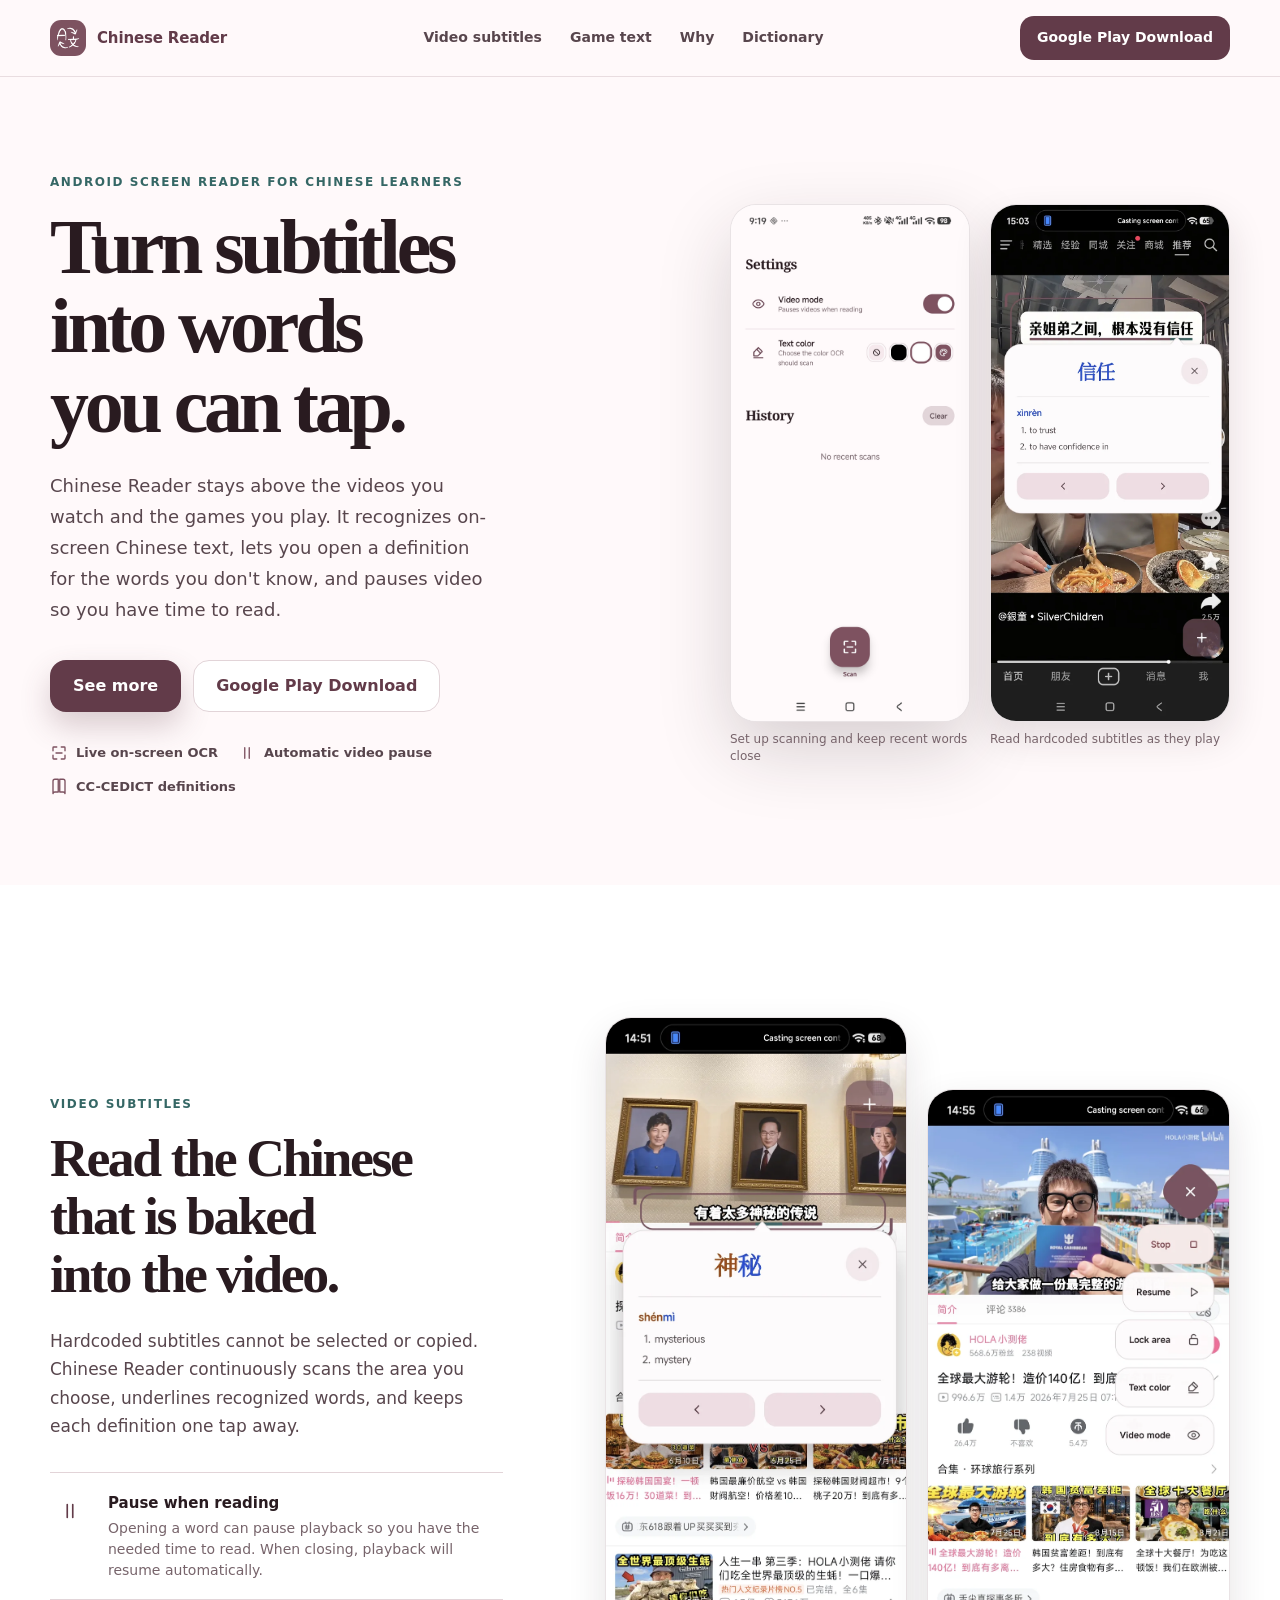
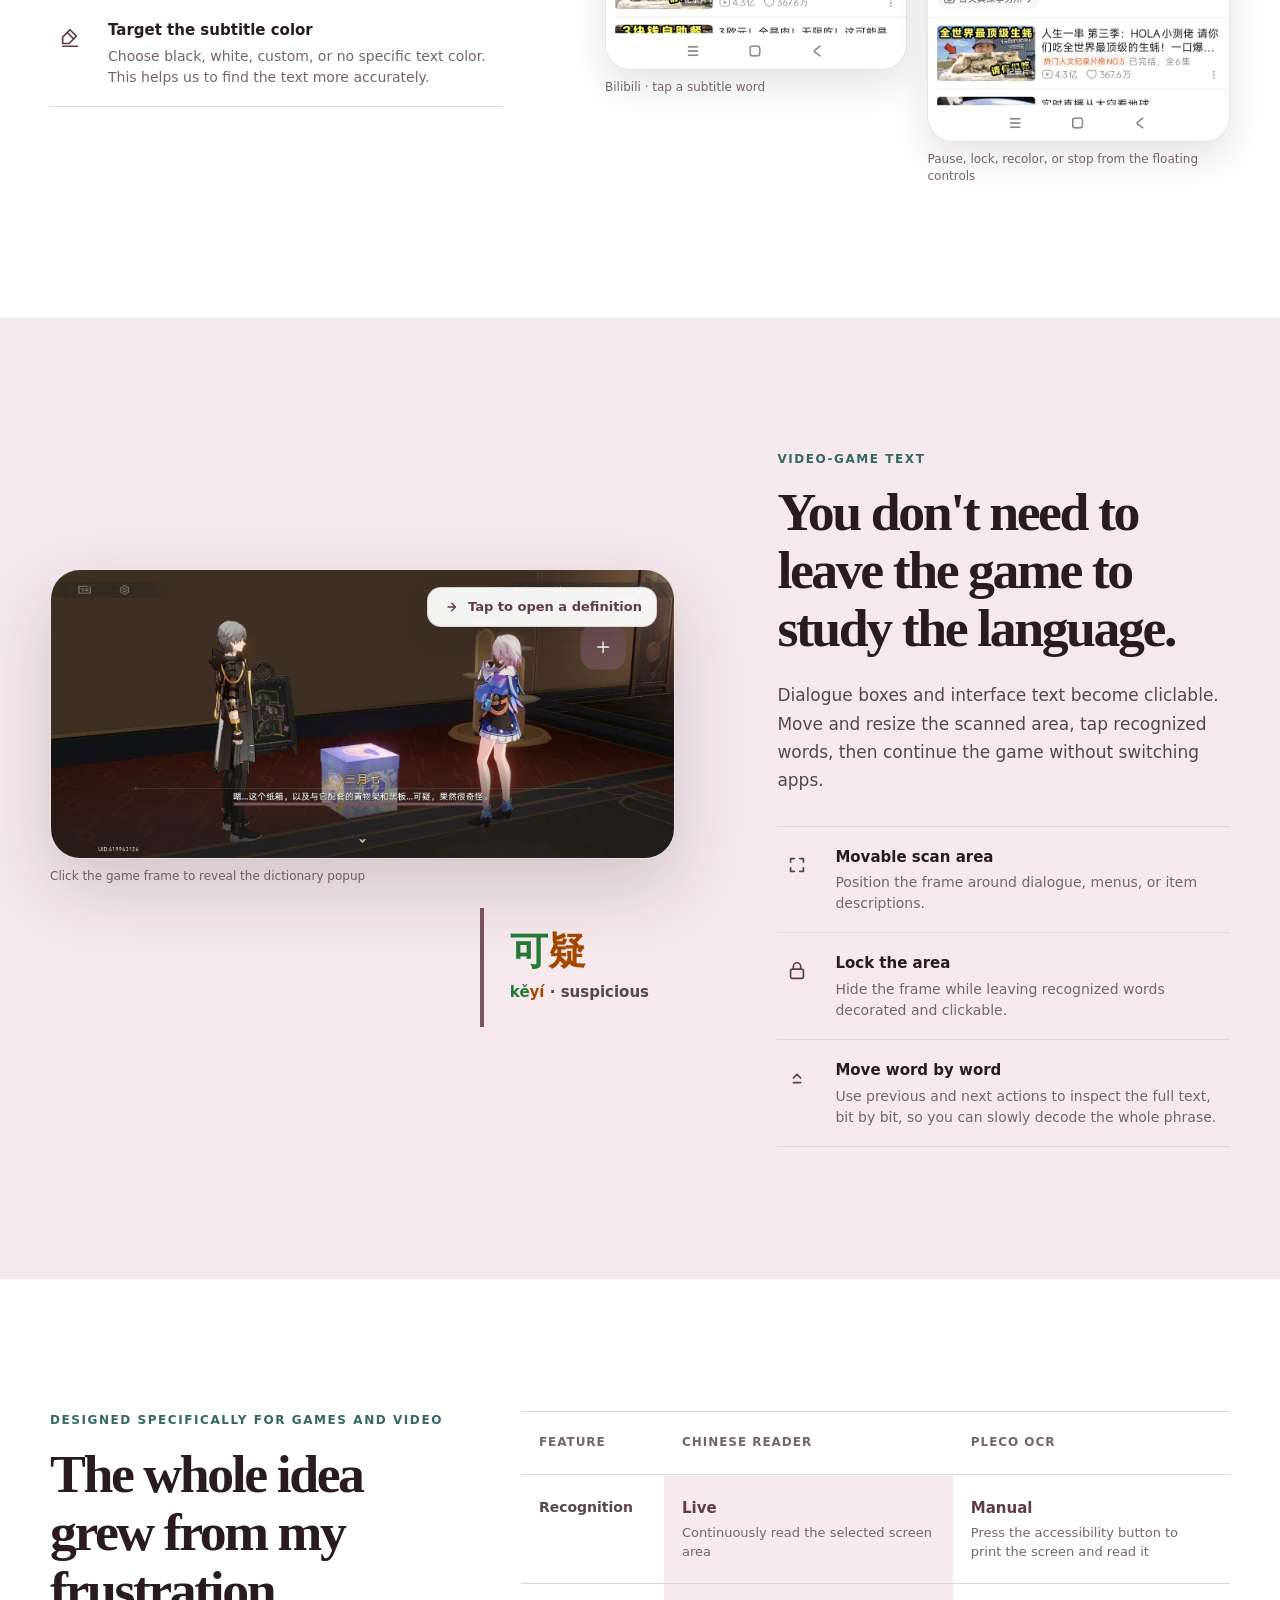
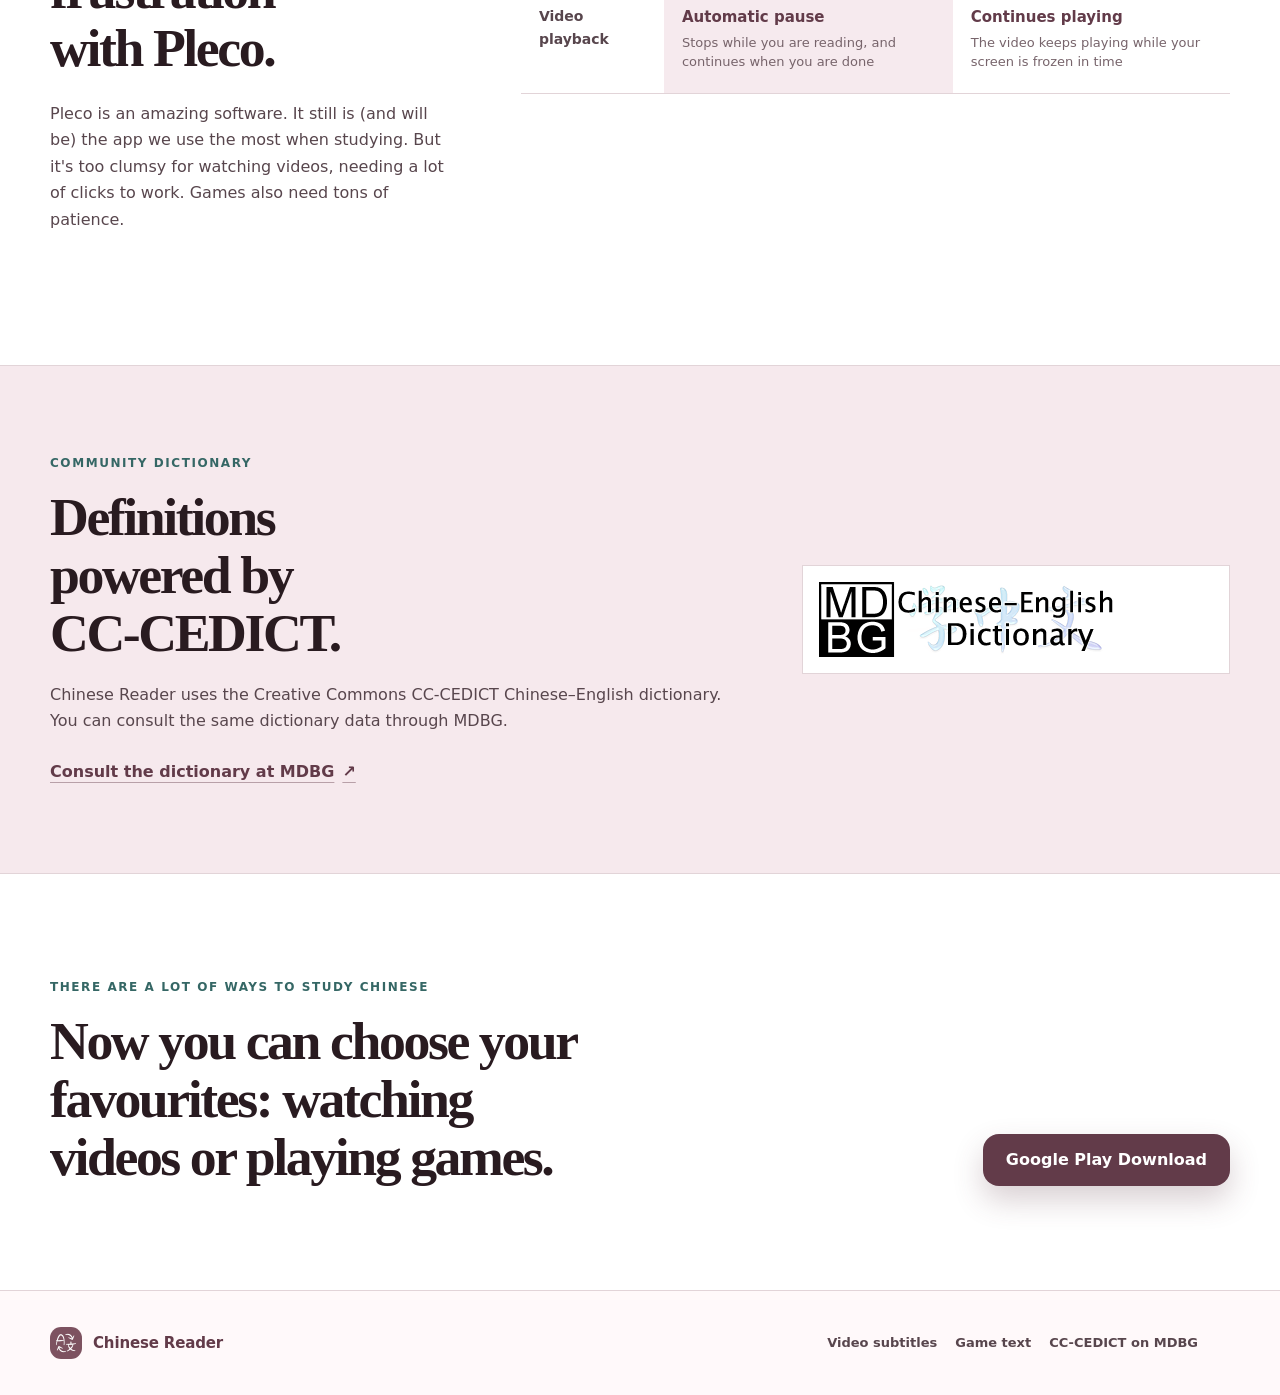
<file: static/overlayocr/index.html>
<!doctype html>
<html lang="en">
  <head>
    <meta charset="utf-8" />
    <meta name="viewport" content="width=device-width, initial-scale=1" />
    <meta
      name="description"
      content="Chinese Reader brings live, tappable Chinese dictionary lookup to hardcoded video subtitles and video-game text."
    />
    <title>Chinese Reader — Live OCR for videos and games</title>
    <link rel="stylesheet" href="landing.css" />
    <script src="landing.js" defer=""></script>
  </head>
  <body>
    <a class="skip-link" href="#main">Skip to content</a>

    <header class="site-header">
      <div class="site-header__inner">
        <a class="brand" href="#top" aria-label="Chinese Reader home">
          <img src="assets/zijing-logo.png" width="512" height="512" alt="" />
          <span>Chinese Reader</span>
        </a>
        <nav class="site-nav" aria-label="Main navigation">
          <a href="#video">Video subtitles</a>
          <a href="#games">Game text</a>
          <a href="#why">Why</a>
          <a href="#dictionary">Dictionary</a>
        </nav>
        <a
          class="header-action"
          href="https://play.google.com/store/apps/details?id=com.candyaddictsstudio.overlayocr"
          >Google Play Download</a
        >
      </div>
    </header>

    <main id="main">
      <section class="hero" id="top">
        <div class="hero__inner">
          <div class="hero__copy">
            <p class="eyebrow">android screen reader for Chinese learners</p>
            <h1>Turn subtitles into words you can tap.</h1>
            <p class="hero__lede">
              Chinese Reader stays above the videos you watch and the games you
              play. It recognizes on-screen Chinese text, lets you open a
              definition for the words you don't know, and pauses video so you
              have time to read.
            </p>
            <div class="hero__actions">
              <a class="button button--primary" href="#video">See more</a>
              <a
                class="button button--secondary"
                href="https://play.google.com/store/apps/details?id=com.candyaddictsstudio.overlayocr"
                >Google Play Download</a
              >
            </div>
            <ul class="proof-list" aria-label="Product highlights">
              <li>
                <svg class="od-icon" viewBox="0 0 24 24" aria-hidden="true">
                  <path
                    d="M4 9V5a1 1 0 0 1 1-1h4M15 4h4a1 1 0 0 1 1 1v4M20 15v4a1 1 0 0 1-1 1h-4M9 20H5a1 1 0 0 1-1-1v-4"
                  ></path>
                  <path d="M8 12h8"></path>
                </svg>
                Live on-screen OCR
              </li>
              <li>
                <svg class="od-icon" viewBox="0 0 24 24" aria-hidden="true">
                  <path d="M9 5v14M15 5v14"></path>
                </svg>
                Automatic video pause
              </li>
              <li>
                <svg class="od-icon" viewBox="0 0 24 24" aria-hidden="true">
                  <path
                    d="M4 5.5A2.5 2.5 0 0 1 6.5 3H11v17H6.5A2.5 2.5 0 0 0 4 22V5.5ZM20 5.5A2.5 2.5 0 0 0 17.5 3H13v17h4.5A2.5 2.5 0 0 1 20 22V5.5Z"
                  ></path>
                </svg>
                CC-CEDICT definitions
              </li>
            </ul>
          </div>

          <div class="hero-gallery" aria-label="Chinese Reader in use">
            <figure class="shot shot--home-hero">
              <img
                class="od-media"
                src="assets/landing/app-home.webp"
                width="739"
                height="1600"
                alt="Chinese Reader settings and recent scan history"
              />
              <figcaption>
                Set up scanning and keep recent words close
              </figcaption>
            </figure>
            <figure class="shot shot--phone">
              <img
                class="od-media"
                src="assets/landing/douyin-definition.webp"
                width="739"
                height="1600"
                alt="Chinese Reader defining 信任 over a Douyin video with hardcoded Chinese subtitles"
              />
              <figcaption>Read hardcoded subtitles as they play</figcaption>
            </figure>
          </div>
        </div>
      </section>

      <section class="use-case" id="video">
        <div class="section-shell feature-layout">
          <div class="feature-copy">
            <p class="eyebrow">Video subtitles</p>
            <h2>Read the Chinese that is baked into the video.</h2>
            <p>
              Hardcoded subtitles cannot be selected or copied. Chinese Reader
              continuously scans the area you choose, underlines recognized
              words, and keeps each definition one tap away.
            </p>
            <ul class="feature-list">
              <li>
                <span class="feature-icon"
                  ><svg class="od-icon" viewBox="0 0 24 24" aria-hidden="true">
                    <path d="M9 5v14M15 5v14"></path></svg
                ></span>
                <span
                  ><strong>Pause when reading</strong
                  ><small
                    >Opening a word can pause playback so you have the needed
                    time to read. When closing, playback will resume
                    automatically.</small
                  ></span
                >
              </li>
              <li>
                <span class="feature-icon"
                  ><svg class="od-icon" viewBox="0 0 24 24" aria-hidden="true">
                    <path d="m12 3 7 7-8 8H4v-7l8-8Z"></path>
                    <path d="m9 6 7 7M4 21h16"></path></svg
                ></span>
                <span
                  ><strong>Target the subtitle color</strong
                  ><small
                    >Choose black, white, custom, or no specific text color.
                    This helps us to find the text more accurately.</small
                  ></span
                >
              </li>
            </ul>
          </div>

          <div class="video-gallery">
            <figure class="shot shot--tall">
              <img
                class="od-media"
                src="assets/landing/bilibili-definition.webp"
                width="739"
                height="1600"
                alt="Chinese Reader definition popup over a Bilibili video subtitle"
              />
              <figcaption>Bilibili · tap a subtitle word</figcaption>
            </figure>
            <figure class="shot shot--tall shot--offset">
              <img
                class="od-media"
                src="assets/landing/bilibili-controls.webp"
                width="739"
                height="1600"
                alt="Chinese Reader expanded floating controls over a Bilibili video"
              />
              <figcaption>
                Pause, lock, recolor, or stop from the floating controls
              </figcaption>
            </figure>
          </div>
        </div>
      </section>

      <section class="use-case use-case--games" id="games">
        <div class="section-shell feature-layout feature-layout--reverse">
          <div class="game-gallery">
            <figure class="shot">
              <button
                class="game-demo"
                id="gameDemo"
                type="button"
                aria-pressed="false"
                aria-describedby="gameDemoCaption"
              >
                <img
                  class="od-media"
                  id="gameDemoImage"
                  src="assets/landing/game-overlay.webp"
                  width="1600"
                  height="739"
                  alt="Chinese Reader scan overlay following Chinese dialogue in Honkai: Star Rail"
                />
                <span class="game-demo__cue">
                  <svg class="od-icon" viewBox="0 0 24 24" aria-hidden="true">
                    <path d="M8 12h8M13 7l5 5-5 5"></path>
                  </svg>
                  <span id="gameDemoCue">Tap to open a definition</span>
                </span>
              </button>
              <figcaption id="gameDemoCaption" aria-live="polite">
                Click the game frame to reveal the dictionary popup
              </figcaption>
            </figure>
            <div class="word-demo" aria-label="Example tone-colored word">
              <strong lang="zh-Hans"
                ><span class="tone-3">可</span
                ><span class="tone-2">疑</span></strong
              >
              <span
                ><span class="tone-3">kě</span><span class="tone-2">yí</span> ·
                suspicious</span
              >
            </div>
          </div>

          <div class="feature-copy">
            <p class="eyebrow">Video-game text</p>
            <h2>You don't need to leave the game to study the language.</h2>
            <p>
              Dialogue boxes and interface text become cliclable. Move and
              resize the scanned area, tap recognized words, then continue the
              game without switching apps.
            </p>
            <ul class="feature-list">
              <li>
                <span class="feature-icon"
                  ><svg class="od-icon" viewBox="0 0 24 24" aria-hidden="true">
                    <path
                      d="M5 9V5h4M15 5h4v4M19 15v4h-4M9 19H5v-4"
                    ></path></svg
                ></span>
                <span
                  ><strong>Movable scan area</strong
                  ><small
                    >Position the frame around dialogue, menus, or item
                    descriptions.</small
                  ></span
                >
              </li>
              <li>
                <span class="feature-icon"
                  ><svg class="od-icon" viewBox="0 0 24 24" aria-hidden="true">
                    <rect x="5" y="10" width="14" height="10" rx="2"></rect>
                    <path d="M8 10V7a4 4 0 0 1 8 0v3"></path></svg
                ></span>
                <span
                  ><strong>Lock the area</strong
                  ><small
                    >Hide the frame while leaving recognized words decorated and
                    clickable.</small
                  ></span
                >
              </li>
              <li>
                <span class="feature-icon"
                  ><svg class="od-icon" viewBox="0 0 24 24" aria-hidden="true">
                    <path d="m8 12 4-4 4 4M8 17h8"></path></svg
                ></span>
                <span
                  ><strong>Move word by word</strong
                  ><small
                    >Use previous and next actions to inspect the full text, bit
                    by bit, so you can slowly decode the whole phrase.</small
                  ></span
                >
              </li>
            </ul>
          </div>
        </div>
      </section>

      <section class="comparison" id="why">
        <div class="section-shell comparison__layout">
          <div class="section-intro comparison__intro">
            <p class="eyebrow">Designed specifically for games and video</p>
            <h2>The whole idea grew from my frustration with Pleco.</h2>
            <p>
              Pleco is an amazing software. It still is (and will be) the app we
              use the most when studying. But it's too clumsy for watching
              videos, needing a lot of clicks to work. Games also need tons of
              patience.
            </p>
          </div>
          <div
            class="comparison-table"
            role="region"
            aria-label="Chinese Reader and Pleco OCR comparison"
            tabindex="0"
          >
            <table>
              <thead>
                <tr>
                  <th scope="col">Feature</th>
                  <th scope="col">Chinese Reader</th>
                  <th scope="col">Pleco OCR</th>
                </tr>
              </thead>
              <tbody>
                <tr>
                  <th scope="row">Recognition</th>
                  <td>
                    <strong>Live</strong
                    ><span>Continuously read the selected screen area</span>
                  </td>
                  <td>
                    <strong>Manual</strong
                    ><span
                      >Press the accessibility button to print the screen and
                      read it</span
                    >
                  </td>
                </tr>
                <tr>
                  <th scope="row">Video playback</th>
                  <td>
                    <strong>Automatic pause</strong
                    ><span
                      >Stops while you are reading, and continues when you are
                      done</span
                    >
                  </td>
                  <td>
                    <strong>Continues playing</strong
                    ><span
                      >The video keeps playing while your screen is frozen in
                      time</span
                    >
                  </td>
                </tr>
              </tbody>
            </table>
          </div>
        </div>
      </section>

      <section class="dictionary" id="dictionary">
        <div class="section-shell dictionary__inner">
          <div>
            <p class="eyebrow">Community dictionary</p>
            <h2>Definitions powered by CC-CEDICT.</h2>
            <p>
              Chinese Reader uses the Creative Commons CC-CEDICT Chinese–English
              dictionary. You can consult the same dictionary data through MDBG.
            </p>
            <a
              class="text-link"
              href="https://www.mdbg.net/chinese/dictionary"
              target="_blank"
              rel="noopener noreferrer"
              >Consult the dictionary at MDBG
              <span aria-hidden="true">↗</span></a
            >
          </div>
          <a
            class="mdbg-link"
            href="https://www.mdbg.net/chinese/dictionary"
            target="_blank"
            rel="noopener noreferrer"
            aria-label="Open MDBG Chinese-English dictionary"
          >
            <img
              src="assets/landing/mdbg-dictionary.png"
              width="300"
              height="75"
              alt="MDBG Chinese-English dictionary"
            />
          </a>
        </div>
      </section>

      <section class="final-cta">
        <div class="section-shell final-cta__inner">
          <div>
            <p class="eyebrow">There are a lot of ways to study Chinese</p>
            <h2>
              Now you can choose your favourites: watching videos or playing
              games.
            </h2>
          </div>
          <a
            class="button button--primary"
            href="https://play.google.com/store/apps/details?id=com.candyaddictsstudio.overlayocr"
            >Google Play Download</a
          >
        </div>
      </section>
    </main>

    <footer class="site-footer">
      <div class="site-footer__inner">
        <a class="brand brand--footer" href="#top">
          <img src="assets/zijing-logo.png" width="512" height="512" alt="" />
          <span>Chinese Reader</span>
        </a>

        <div class="footer-links">
          <a href="#video">Video subtitles</a>
          <a href="#games">Game text</a>
          <a
            href="https://www.mdbg.net/chinese/dictionary"
            target="_blank"
            rel="noopener noreferrer"
            >CC-CEDICT on MDBG</a
          >
        </div>
      </div>
    </footer>
  </body>
</html>
</file>
<file: static/overlayocr/landing.css>
/* OD-LAYOUT-PRIMITIVES v1 — structure only. */
@layer od-layout {
  [hidden]:not([hidden="until-found" i]) { display: none !important; }
  dialog:not([open]) { display: none !important; }
  :where(.od-stack,.od-row,.od-row-top,.od-cluster,.od-grid,.od-field,.od-stat,.od-cell,.od-tile) > :where(*) { min-width: 0; }
  .od-stack { display: flex; flex-direction: column; gap: var(--od-gap, 8px); }
  .od-row { display: flex; align-items: center; gap: var(--od-gap, 8px); }
  .od-row-top { display: flex; align-items: flex-start; gap: var(--od-gap, 8px); }
  .od-cluster { display: flex; flex-wrap: wrap; align-items: center; gap: var(--od-gap, 8px); }
  .od-fill { flex: 1 1 0; min-width: 0; }
  .od-fixed { flex: none; }
  .od-grid { display: grid; gap: var(--od-gap, 12px); grid-template-columns: repeat(var(--od-cols, 3), minmax(0, 1fr)); }
  .od-stat, .od-field, .od-cell { display: grid; gap: var(--od-gap, 2px); }
  :where(.od-stat,.od-field,.od-cell) > :where(*) { display: block; }
  .od-tile { display: grid; grid-template-rows: auto 1fr; }
  :where(.od-tile) > :where(*) { display: block; }
  .od-media { display: block; width: 100%; height: auto; aspect-ratio: var(--od-ratio, auto); }
  .od-media-cover { object-fit: cover; }
  .od-icon { display: inline-block; inline-size: var(--od-icon-size, 1em); block-size: var(--od-icon-size, 1em); flex: none; }
  .od-truncate { display: block; max-width: 100%; overflow: hidden; white-space: nowrap; text-overflow: ellipsis; }
  .od-clamp-2, .od-clamp-3 { display: -webkit-box; -webkit-box-orient: vertical; overflow: hidden; overflow-wrap: anywhere; }
  .od-clamp-2 { -webkit-line-clamp: 2; }
  .od-clamp-3 { -webkit-line-clamp: 3; }
  .od-lines-2 { min-height: calc(2 * 1.4em); }
  .od-nowrap { white-space: nowrap; }
  .od-keep { word-break: keep-all; overflow-wrap: anywhere; }
  .od-screen { display: grid; grid-template-rows: auto minmax(0, 1fr) auto; height: 100%; }
  .od-scroll { overflow-y: auto; overscroll-behavior: contain; min-height: 0; }
  .od-rail { display: flex; gap: var(--od-gap, 8px); overflow-x: auto; scroll-snap-type: x proximity; scrollbar-width: none; padding-inline: var(--od-rail-pad, 16px); scroll-padding-inline: var(--od-rail-pad, 16px); }
  .od-rail::-webkit-scrollbar { display: none; }
  :where(.od-rail) > :where(*) { flex: none; scroll-snap-align: start; }
  :where(.od-rail) > :where(:last-child) { margin-inline-end: var(--od-rail-pad, 16px); }
  .od-spacer { flex: none; visibility: hidden; pointer-events: none; }
  .od-touch { min-width: 44px; min-height: 44px; }
}
:root [hidden]:where(:not([hidden="until-found" i])) { display: none; }
/* /OD-LAYOUT-PRIMITIVES v1 */

:root {
  color-scheme: light;
  --ink: #291b20;
  --ink-soft: #58464d;
  --ink-faint: #77646b;
  --surface: #ffffff;
  --surface-subtle: #fff9fa;
  --surface-soft: #f6e9ed;
  --line: #e2d4d8;
  --accent: #7d5260;
  --accent-deep: #623b49;
  --accent-soft: #f1dce3;
  --secondary: #356765;
  --secondary-soft: #dcebe8;
  --tertiary: #765a2d;
  --tertiary-soft: #f4e8cf;
  --tone-1: #b91c1c;
  --tone-2: #a44700;
  --tone-3: #237a35;
  --tone-4: #1d4ed8;
  --tone-5: #303036;
  --danger: #8c4a4f;
  --max-width: 1180px;
  --radius-sm: 12px;
  --radius-md: 20px;
  --radius-lg: 30px;
  --shadow-sm: 0 16px 38px rgba(41, 27, 32, .12);
  --shadow-md: 0 28px 72px rgba(41, 27, 32, .18);
  --motion-fast: 180ms;
  --motion-base: 280ms;
}

* { box-sizing: border-box; }
html { scroll-behavior: smooth; }
body {
  margin: 0;
  min-width: 320px;
  background: var(--surface-subtle);
  color: var(--ink);
  font-family: "Noto Sans SC", "Noto Sans", "Segoe UI", system-ui, sans-serif;
  font-size: 16px;
  line-height: 1.65;
  text-rendering: optimizeLegibility;
}
img { max-width: 100%; }
a { color: inherit; }
button, input { font: inherit; }
svg { fill: none; stroke: currentColor; stroke-width: 1.8; stroke-linecap: round; stroke-linejoin: round; }

.skip-link {
  position: fixed;
  z-index: 100;
  top: 12px;
  left: 12px;
  padding: 10px 14px;
  border-radius: var(--radius-sm);
  background: var(--ink);
  color: #fff;
  transform: translateY(-160%);
}
.skip-link:focus { transform: translateY(0); }

.site-header {
  position: sticky;
  z-index: 50;
  top: 0;
  border-bottom: 1px solid color-mix(in oklab, var(--line), transparent 24%);
  background: rgba(255, 249, 250, .94);
  backdrop-filter: blur(16px);
}
.site-header__inner,
.site-footer__inner,
.section-shell,
.hero__inner,
.value-strip__inner {
  width: min(calc(100% - 40px), var(--max-width));
  margin-inline: auto;
}
.site-header__inner {
  min-height: 76px;
  display: grid;
  grid-template-columns: auto 1fr auto;
  align-items: center;
  gap: 32px;
}
.brand {
  display: inline-flex;
  align-items: center;
  gap: 11px;
  color: var(--accent-deep);
  font-size: 15px;
  font-weight: 850;
  letter-spacing: -.01em;
  text-decoration: none;
}
.brand img { width: 36px; height: 36px; border-radius: 11px; }
.site-nav { display: flex; align-items: center; justify-content: center; gap: 28px; }
.site-nav a,
.footer-links a {
  color: var(--ink-soft);
  font-size: 14px;
  font-weight: 700;
  text-decoration: none;
  transition: color var(--motion-fast) ease-out;
}
.site-nav a:hover,
.footer-links a:hover { color: var(--accent-deep); }
.header-action {
  display: inline-flex;
  align-items: center;
  justify-content: center;
  min-height: 44px;
  padding: 0 17px;
  border-radius: 14px;
  background: var(--accent-deep);
  color: #fff;
  font-size: 14px;
  font-weight: 800;
  text-decoration: none;
}

.hero { padding: 96px 0 88px; overflow: hidden; background: var(--surface-subtle); }
.hero__inner { display: grid; grid-template-columns: minmax(0, .82fr) minmax(560px, 1.18fr); align-items: center; gap: clamp(48px, 7vw, 96px); }
.hero__copy { max-width: 570px; }
.eyebrow {
  margin: 0 0 14px;
  color: var(--secondary);
  font-size: 12px;
  font-weight: 850;
  letter-spacing: .13em;
  text-transform: uppercase;
}
h1, h2, h3 { margin: 0; font-family: "Noto Serif SC", Georgia, serif; text-wrap: balance; }
h1 { max-width: 12ch; font-size: clamp(48px, 6.1vw, 78px); line-height: 1.02; letter-spacing: -.055em; }
h2 { font-size: clamp(38px, 4.2vw, 58px); line-height: 1.08; letter-spacing: -.045em; }
h3 { font-size: 24px; line-height: 1.2; letter-spacing: -.025em; }
.hero__lede { max-width: 62ch; margin: 26px 0 0; color: var(--ink-soft); font-size: 18px; line-height: 1.72; }
.hero__actions { display: flex; flex-wrap: wrap; gap: 12px; margin-top: 34px; }
.button {
  display: inline-flex;
  align-items: center;
  justify-content: center;
  min-height: 52px;
  padding: 0 22px;
  border: 1px solid transparent;
  border-radius: 16px;
  font-weight: 820;
  text-decoration: none;
  transition: transform var(--motion-fast) ease-out, background-color var(--motion-fast) ease-out, border-color var(--motion-fast) ease-out;
}
.button:hover { transform: translateY(-2px); }
.button:focus-visible,
.header-action:focus-visible,
.site-nav a:focus-visible,
.text-link:focus-visible,
.mdbg-link:focus-visible { outline: 3px solid var(--accent-soft); outline-offset: 3px; }
.button--primary { background: var(--accent-deep); color: #fff; box-shadow: 0 14px 30px rgba(98, 59, 73, .24); }
.button--primary:hover { background: var(--accent); }
.button--secondary { border-color: var(--line); background: var(--surface); color: var(--accent-deep); }
.button--secondary:hover { border-color: var(--accent); }
.proof-list { display: flex; flex-wrap: wrap; gap: 12px 20px; margin: 30px 0 0; padding: 0; list-style: none; }
.proof-list li { display: inline-flex; align-items: center; gap: 8px; color: var(--ink-soft); font-size: 13px; font-weight: 740; }
.proof-list .od-icon { --od-icon-size: 18px; color: var(--accent); }

.hero-gallery { display: grid; grid-template-columns: repeat(2, minmax(0, 240px)); align-items: start; justify-content: end; gap: 20px; }
.shot { margin: 0; min-width: 0; }
.shot img { border: 1px solid rgba(98, 59, 73, .14); border-radius: var(--radius-md); background: var(--surface); box-shadow: var(--shadow-sm); }
.shot figcaption { margin-top: 9px; color: var(--ink-faint); font-size: 12px; line-height: 1.45; }
.shot--home-hero img { border-radius: 26px; box-shadow: var(--shadow-md); }
.shot--phone img { border-radius: 26px; }

.use-case { padding: 132px 0; background: var(--surface); }
.use-case--games { background: var(--surface-soft); }
.feature-layout { display: grid; grid-template-columns: minmax(0, .84fr) minmax(480px, 1.16fr); align-items: center; gap: clamp(56px, 8vw, 112px); }
.feature-layout--reverse { grid-template-columns: minmax(480px, 1.16fr) minmax(0, .84fr); }
.feature-copy > p:not(.eyebrow) { max-width: 62ch; margin: 24px 0 0; color: var(--ink-soft); font-size: 17px; }
.feature-list { display: grid; gap: 0; margin: 32px 0 0; padding: 0; list-style: none; border-top: 1px solid var(--line); }
.feature-list li { display: grid; grid-template-columns: 44px minmax(0, 1fr); align-items: start; gap: 14px; padding: 18px 0; border-bottom: 1px solid var(--line); }
.feature-icon { display: grid; place-items: center; width: 40px; height: 40px; color: var(--accent-deep); }
.feature-icon .od-icon { --od-icon-size: 22px; }
.feature-list strong, .feature-list small { display: block; }
.feature-list strong { color: var(--ink); font-size: 15px; }
.feature-list small { margin-top: 3px; color: var(--ink-faint); font-size: 14px; line-height: 1.5; }

.video-gallery { display: grid; grid-template-columns: repeat(2, minmax(0, 1fr)); align-items: start; gap: 20px; }
.shot--tall img { border-radius: 26px; }
.shot--offset { margin-top: 72px; }
.game-gallery { display: grid; gap: 22px; }
.game-gallery .shot img { border-radius: var(--radius-lg); box-shadow: var(--shadow-md); }
.game-demo { position: relative; display: block; width: 100%; padding: 0; border: 0; border-radius: var(--radius-lg); background: transparent; color: var(--ink); cursor: pointer; text-align: left; transition: transform var(--motion-fast) ease-out; }
.game-demo:hover { transform: translateY(-3px); }
.game-demo:focus-visible { outline: 4px solid var(--accent-soft); outline-offset: 5px; }
.game-demo__cue { position: absolute; top: 18px; right: 18px; display: inline-flex; align-items: center; gap: 8px; max-width: calc(100% - 36px); padding: 10px 14px; border: 1px solid rgba(98,59,73,.18); border-radius: 14px; background: rgba(255,255,255,.94); color: var(--accent-deep); box-shadow: 0 10px 26px rgba(41,27,32,.2); font-size: 13px; font-weight: 820; line-height: 1.25; pointer-events: none; }
.game-demo__cue .od-icon { --od-icon-size: 18px; animation: cue-nudge 1.5s ease-in-out infinite; }
.game-demo[aria-pressed="true"] .game-demo__cue { background: var(--accent-deep); color: #fff; }
.word-demo { display: grid; gap: 7px; max-width: 420px; margin-left: auto; padding: 22px 26px; border-left: 4px solid var(--accent); background: var(--surface-soft); }
.word-demo__label { color: var(--ink-faint); font-size: 12px; font-weight: 800; letter-spacing: .08em; text-transform: uppercase; }
.word-demo strong { font-family: "Noto Serif SC", Georgia, serif; font-size: 38px; line-height: 1.15; }
.word-demo > span:last-child { color: var(--ink-soft); font-size: 15px; font-weight: 760; }
.tone-1 { color: var(--tone-1); }
.tone-2 { color: var(--tone-2); }
.tone-3 { color: var(--tone-3); }
.tone-4 { color: var(--tone-4); }
.tone-5 { color: var(--tone-5); }

@keyframes cue-nudge {
  0%, 55%, 100% { transform: translateX(0); }
  70% { transform: translateX(4px); }
  85% { transform: translateX(-1px); }
}

.workflow { padding: 132px 0; background: var(--accent-deep); color: #fff; }
.workflow .eyebrow { color: #b9ddd5; }
.section-intro { max-width: 760px; }
.steps { display: grid; grid-template-columns: repeat(3, minmax(0, 1fr)); gap: 0; margin: 56px 0 0; padding: 0; list-style: none; border-block: 1px solid rgba(255,255,255,.22); }
.steps li { padding: 32px; }
.steps li + li { border-left: 1px solid rgba(255,255,255,.22); }
.step-number { display: block; margin-bottom: 42px; color: #e7becb; font-size: 13px; font-weight: 850; letter-spacing: .12em; }
.steps p { margin: 12px 0 0; color: #eadfe3; }
.home-preview { display: grid; grid-template-columns: minmax(0, 1fr) 260px; align-items: center; gap: 72px; margin-top: 88px; }
.home-preview__copy { max-width: 640px; }
.home-preview__copy p:not(.eyebrow) { margin: 18px 0 0; color: #eadfe3; font-size: 17px; }
.home-preview .shot img { border-color: rgba(255,255,255,.24); }
.text-link { display: inline-flex; align-items: center; gap: 8px; margin-top: 24px; color: currentColor; font-weight: 820; text-decoration: underline; text-decoration-color: color-mix(in oklab, currentColor, transparent 58%); text-underline-offset: 5px; }
.home-preview .text-link { color: #fff; }

.comparison { padding: 132px 0; background: var(--surface); }
.comparison__layout { display: grid; grid-template-columns: minmax(280px, .72fr) minmax(580px, 1.28fr); align-items: start; gap: 72px; }
.comparison__intro > p:last-child { margin: 24px 0 0; color: var(--ink-soft); }
.comparison-table { overflow-x: auto; border-block: 1px solid var(--line); scrollbar-width: thin; }
table { width: 100%; min-width: 650px; border-collapse: collapse; text-align: left; }
th, td { padding: 21px 18px; vertical-align: top; border-bottom: 1px solid var(--line); }
thead th { color: var(--ink-faint); font-size: 12px; letter-spacing: .08em; text-transform: uppercase; }
tbody tr:last-child th, tbody tr:last-child td { border-bottom: 0; }
tbody th { color: var(--ink-soft); font-size: 14px; }
td strong, td span { display: block; }
td strong { color: var(--accent-deep); font-size: 15px; }
td span { margin-top: 4px; color: var(--ink-faint); font-size: 13px; line-height: 1.45; }
td:nth-child(2) { background: color-mix(in oklab, var(--accent-soft), transparent 40%); }

.dictionary { padding: 88px 0; border-block: 1px solid var(--line); background: var(--surface-soft); }
.dictionary__inner { display: grid; grid-template-columns: auto minmax(0, 1fr); align-items: center; gap: 80px; }
.dictionary h2 { max-width: 15ch; }
.dictionary p:not(.eyebrow) { max-width: 66ch; margin: 20px 0 0; color: var(--ink-soft); }
.dictionary .text-link { color: var(--accent-deep); }
.mdbg-link { display: block; padding: 16px; border: 1px solid var(--line); background: #fff; }
.mdbg-link img { display: block; width: 300px; height: auto; }

.final-cta { padding: 104px 0; background: var(--surface); }
.final-cta__inner { display: flex; align-items: flex-end; justify-content: space-between; gap: 48px; }
.final-cta h2 { max-width: 23ch; }
.final-cta .button { flex: none; }

.site-footer { padding: 36px 0; border-top: 1px solid var(--line); background: var(--surface-subtle); }
.site-footer__inner { display: grid; grid-template-columns: auto minmax(0, 1fr) auto; align-items: center; gap: 32px; }
.brand--footer img { width: 32px; height: 32px; }
.site-footer p { margin: 0; color: var(--ink-faint); font-size: 13px; text-align: center; }
.footer-links { display: flex; flex-wrap: wrap; justify-content: flex-end; gap: 18px; }
.footer-links a { font-size: 13px; }

@media (max-width: 1023px) {
  .site-nav { display: none; }
  .site-header__inner { grid-template-columns: 1fr auto; }
  .hero { padding-top: 72px; }
  .hero__inner { grid-template-columns: 1fr; }
  .hero__copy { max-width: 720px; }
  .hero-gallery { max-width: 500px; grid-template-columns: repeat(2, minmax(0, 240px)); }
  .feature-layout,
  .feature-layout--reverse { grid-template-columns: 1fr; }
  .feature-copy { max-width: 760px; }
  .feature-layout--reverse .game-gallery { order: 2; }
  .video-gallery { max-width: 760px; }
  .comparison__layout { grid-template-columns: 1fr; gap: 48px; }
  .dictionary__inner { gap: 48px; }
  .site-footer__inner { grid-template-columns: 1fr; justify-items: start; }
  .site-footer p { text-align: left; }
  .footer-links { justify-content: flex-start; }
}

@media (max-width: 767px) {
  .site-header__inner,
  .site-footer__inner,
  .section-shell,
  .hero__inner,
  .value-strip__inner { width: min(calc(100% - 32px), var(--max-width)); }
  .site-header__inner { min-height: 68px; gap: 16px; }
  .brand span { font-size: 14px; }
  .brand img { width: 34px; height: 34px; }
  .header-action { min-height: 42px; padding: 0 13px; font-size: 12px; }
  .hero { padding: 64px 0 72px; }
  h1 { max-width: 10ch; font-size: clamp(44px, 13vw, 62px); }
  h2 { font-size: clamp(34px, 9vw, 46px); }
  .hero__lede { font-size: 17px; }
  .hero__actions { display: grid; }
  .button { width: 100%; }
  .proof-list { display: grid; }
  .hero-gallery { width: 100%; max-width: 520px; grid-template-columns: repeat(2, minmax(0, 1fr)); }
  .use-case,
  .workflow,
  .comparison { padding: 88px 0; }
  .video-gallery { gap: 12px; }
  .shot--offset { margin-top: 42px; }
  .word-demo { margin-left: 0; }
  .steps { grid-template-columns: 1fr; }
  .steps li { padding: 26px 0; }
  .steps li + li { border-top: 1px solid rgba(255,255,255,.22); border-left: 0; }
  .step-number { margin-bottom: 20px; }
  .home-preview { grid-template-columns: 1fr; gap: 40px; margin-top: 64px; }
  .home-preview .shot { width: min(72%, 300px); }
  .dictionary { padding: 72px 0; }
  .dictionary__inner { grid-template-columns: 1fr; }
  .dictionary__copy { order: 2; }
  .mdbg-link { justify-self: start; max-width: 100%; }
  .final-cta { padding: 80px 0; }
  .final-cta__inner { display: grid; }
  .site-footer { padding: 32px 0 40px; }
}

@media (max-width: 420px) {
  .header-action { display: none; }
  .site-header__inner { grid-template-columns: 1fr; }
  .video-gallery { grid-template-columns: 1fr; }
  .shot--offset { margin-top: 16px; }
  .shot--tall { width: min(86%, 320px); }
  .shot--tall:nth-child(2) { justify-self: end; }
}

@media (prefers-reduced-motion: reduce) {
  html { scroll-behavior: auto; }
  *, *::before, *::after { transition-duration: .01ms !important; animation-duration: .01ms !important; animation-iteration-count: 1 !important; }
}
</file>
